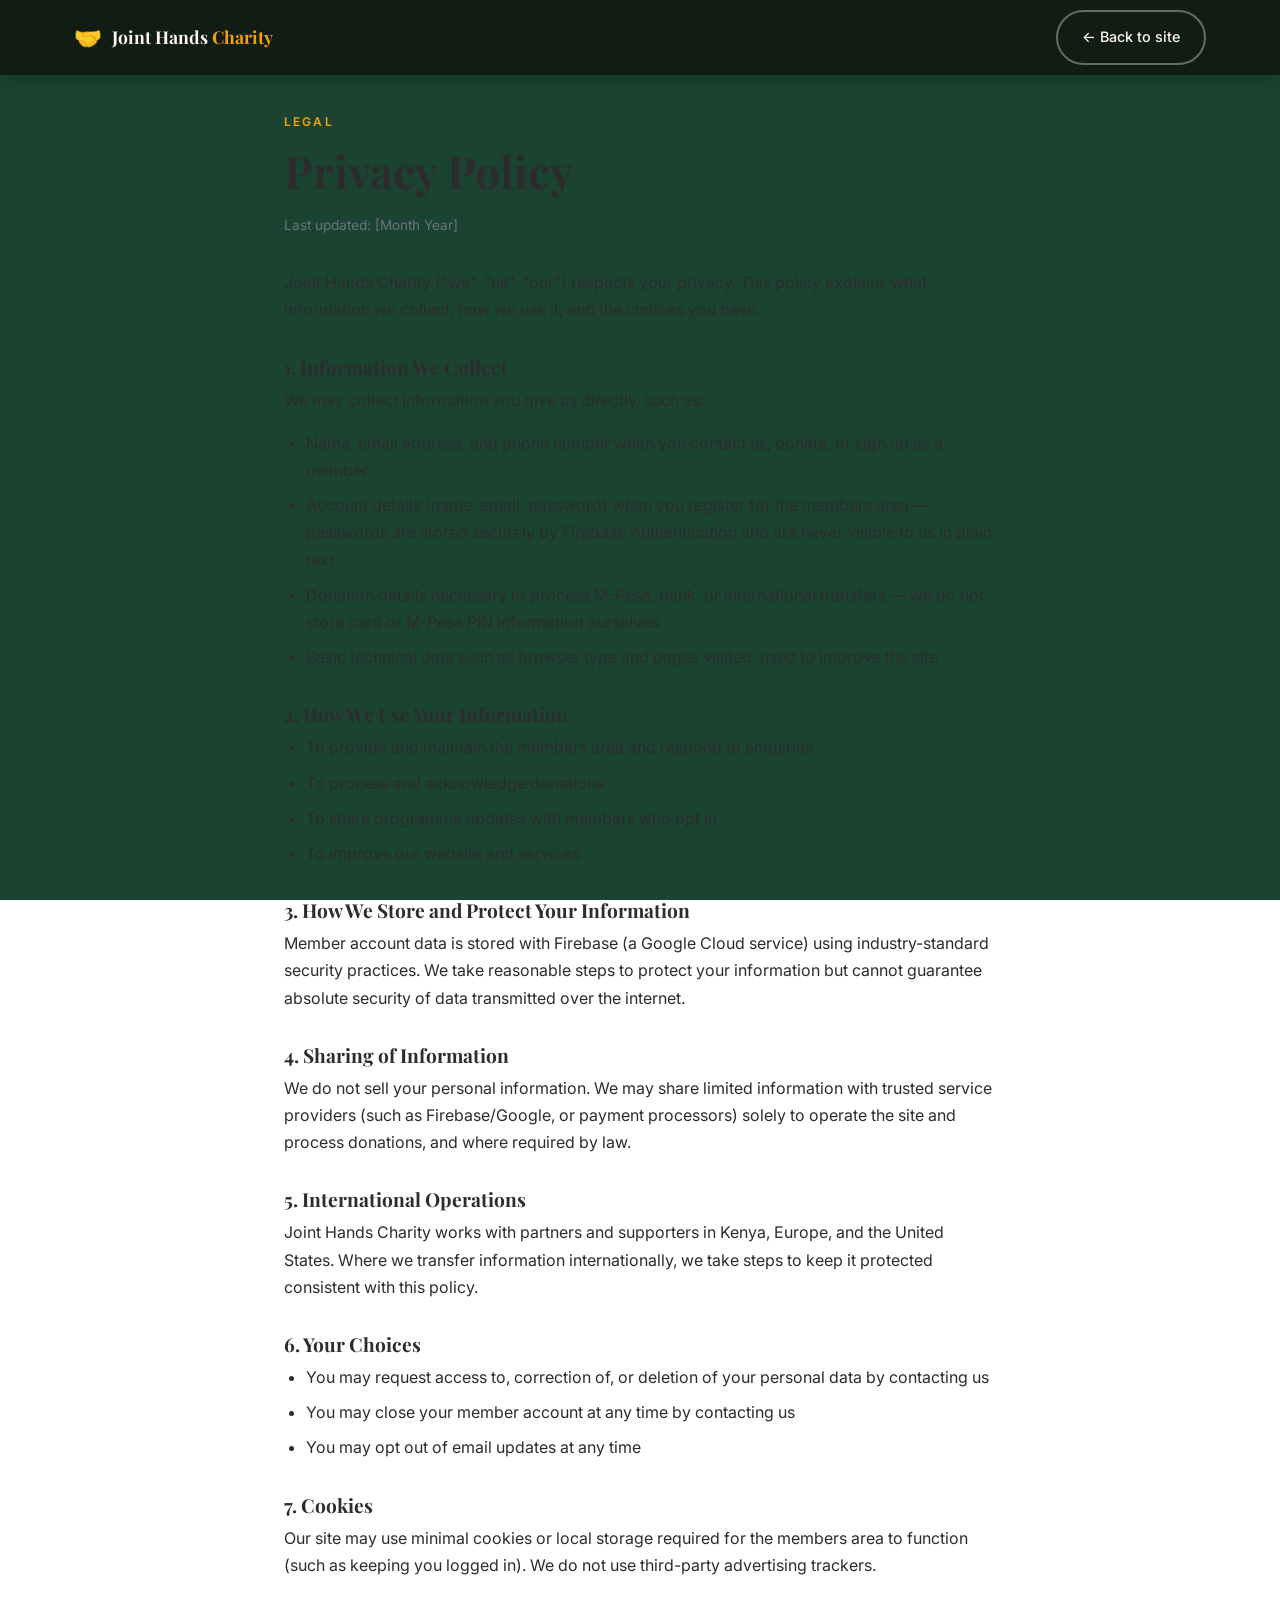
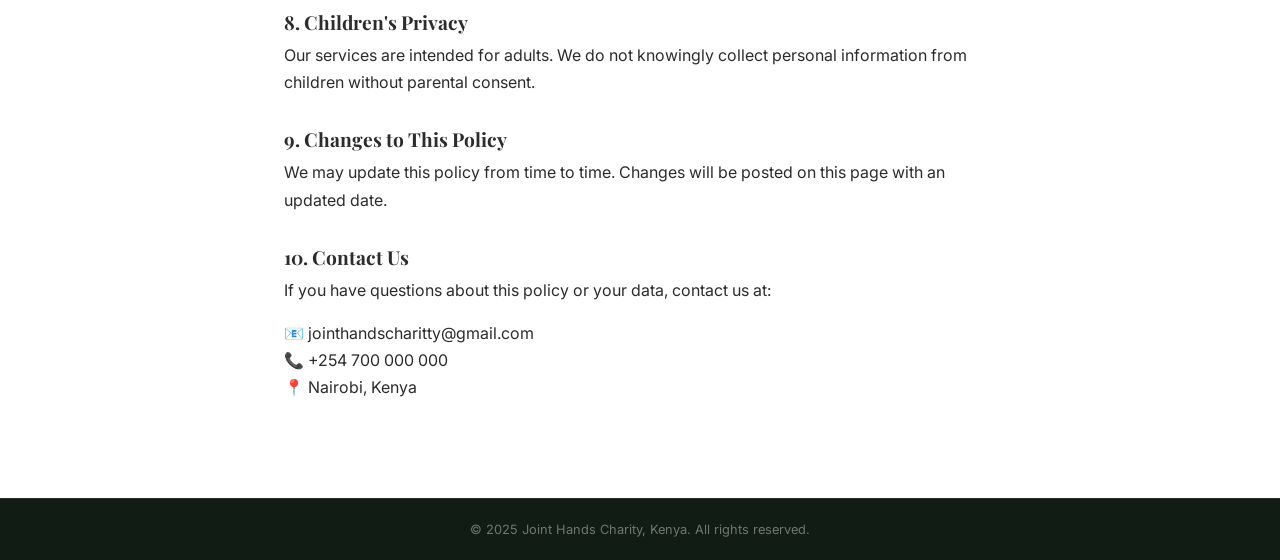
<file: privacy.html>
<!DOCTYPE html>
<html lang="en">
<head>
  <meta charset="UTF-8" />
  <meta name="viewport" content="width=device-width, initial-scale=1.0"/>
  <title>Privacy Policy – Joint Hands Charity</title>
  <link rel="preconnect" href="https://fonts.googleapis.com"/>
  <link rel="preconnect" href="https://fonts.gstatic.com" crossorigin/>
  <link href="https://fonts.googleapis.com/css2?family=Playfair+Display:wght@400;700;900&family=Inter:wght@300;400;500;600&display=swap" rel="stylesheet"/>
  <link rel="stylesheet" href="style.css"/>
</head>
<body>

  <nav id="navbar" class="scrolled">
    <div class="nav-inner">
      <a href="index.html" class="logo">
        <span class="logo-icon">🤝</span>
        <span class="logo-text">Joint Hands <em>Charity</em></span>
      </a>
      <a href="index.html" class="btn-ghost">← Back to site</a>
    </div>
  </nav>

  <section class="section-pad legal-section">
    <div class="container narrow">
      <p class="section-eyebrow">Legal</p>
      <h2>Privacy Policy</h2>
      <p class="legal-updated">Last updated: <!-- UPDATE-DATE -->[Month Year]</p>

      <p>Joint Hands Charity ("we", "us", "our") respects your privacy. This policy explains what information we collect, how we use it, and the choices you have.</p>

      <h3>1. Information We Collect</h3>
      <p>We may collect information you give us directly, such as:</p>
      <ul class="legal-list">
        <li>Name, email address, and phone number when you contact us, donate, or sign up as a member</li>
        <li>Account details (name, email, password) when you register for the members area — passwords are stored securely by Firebase Authentication and are never visible to us in plain text</li>
        <li>Donation details necessary to process M-Pesa, bank, or international transfers — we do not store card or M-Pesa PIN information ourselves</li>
        <li>Basic technical data such as browser type and pages visited, used to improve the site</li>
      </ul>

      <h3>2. How We Use Your Information</h3>
      <ul class="legal-list">
        <li>To provide and maintain the members area and respond to enquiries</li>
        <li>To process and acknowledge donations</li>
        <li>To share programme updates with members who opt in</li>
        <li>To improve our website and services</li>
      </ul>

      <h3>3. How We Store and Protect Your Information</h3>
      <p>Member account data is stored with Firebase (a Google Cloud service) using industry-standard security practices. We take reasonable steps to protect your information but cannot guarantee absolute security of data transmitted over the internet.</p>

      <h3>4. Sharing of Information</h3>
      <p>We do not sell your personal information. We may share limited information with trusted service providers (such as Firebase/Google, or payment processors) solely to operate the site and process donations, and where required by law.</p>

      <h3>5. International Operations</h3>
      <p>Joint Hands Charity works with partners and supporters in Kenya, Europe, and the United States. Where we transfer information internationally, we take steps to keep it protected consistent with this policy.</p>

      <h3>6. Your Choices</h3>
      <ul class="legal-list">
        <li>You may request access to, correction of, or deletion of your personal data by contacting us</li>
        <li>You may close your member account at any time by contacting us</li>
        <li>You may opt out of email updates at any time</li>
      </ul>

      <h3>7. Cookies</h3>
      <p>Our site may use minimal cookies or local storage required for the members area to function (such as keeping you logged in). We do not use third-party advertising trackers.</p>

      <h3>8. Children's Privacy</h3>
      <p>Our services are intended for adults. We do not knowingly collect personal information from children without parental consent.</p>

      <h3>9. Changes to This Policy</h3>
      <p>We may update this policy from time to time. Changes will be posted on this page with an updated date.</p>

      <h3>10. Contact Us</h3>
      <p>If you have questions about this policy or your data, contact us at:</p>
      <p>
        📧 jointhandscharitty@gmail.com<br/>
        📞 <!-- UPDATE-PHONE -->+254 700 000 000<br/>
        📍 Nairobi, Kenya
      </p>
    </div>
  </section>

  <footer class="footer">
    <div class="footer-bottom">
      <p>© 2025 Joint Hands Charity, Kenya. All rights reserved.</p>
    </div>
  </footer>

</body>
</html>
</file>
<file: style.css>
/* ═══════════════════════════════════════
   JOINT HANDS CHARITY — style.css
   Palette:
     --green:  #1B4332  (deep savanna)
     --earth:  #A0522D  (warm earth)
     --gold:   #F4A200  (Kenyan sun)
     --cream:  #FDF6EC  (soft ground)
     --dark:   #111C15  (near-black)
     --text:   #2C2C2C
═══════════════════════════════════════ */
 
/* ── RESET & BASE ── */
*, *::before, *::after { box-sizing: border-box; margin: 0; padding: 0; }
 
:root {
  --green:   #1B4332;
  --green-mid: #2D6A4F;
  --earth:   #A0522D;
  --gold:    #F4A200;
  --cream:   #FDF6EC;
  --dark:    #111C15;
  --text:    #2C2C2C;
  --text-light: #6B7280;
  --white:   #FFFFFF;
  --radius:  12px;
  --shadow:  0 8px 40px rgba(0,0,0,0.10);
  --transition: 0.3s ease;
}
 
html { scroll-behavior: smooth; }
 
body {
  font-family: 'Inter', sans-serif;
  color: var(--text);
  background: var(--white);
  line-height: 1.7;
  overflow-x: hidden;
}
 
h1, h2, h3, h4 {
  font-family: 'Playfair Display', serif;
  line-height: 1.2;
}
 
h2 { font-size: clamp(1.8rem, 4vw, 2.8rem); font-weight: 700; margin-bottom: 1rem; }
h3 { font-size: 1.2rem; font-weight: 700; margin-bottom: 0.5rem; }
p  { color: var(--text); margin-bottom: 1rem; }
 
a { text-decoration: none; color: inherit; }
ul { list-style: none; }
img { display: block; width: 100%; height: 100%; object-fit: cover; }
 
/* ── UTILITIES ── */
.container { max-width: 1180px; margin: 0 auto; padding: 0 1.5rem; }
.narrow    { max-width: 760px; }
.section-pad { padding: 5rem 1.5rem; }
.bg-cream  { background: var(--cream); }
.bg-dark   { background: var(--dark); }
.center    { text-align: center; }
.light     { color: var(--cream) !important; }
 
.section-eyebrow {
  font-family: 'Inter', sans-serif;
  font-size: 0.75rem;
  font-weight: 600;
  letter-spacing: 0.18em;
  text-transform: uppercase;
  color: var(--gold);
  margin-bottom: 0.75rem;
}
.section-eyebrow.center { display: block; }
.section-desc { color: var(--text-light); max-width: 520px; margin: 0 auto 2.5rem; }
 
/* ── BUTTONS ── */
.btn-primary {
  display: inline-block;
  background: var(--gold);
  color: var(--dark);
  font-family: 'Inter', sans-serif;
  font-weight: 600;
  font-size: 0.9rem;
  padding: 0.85rem 2rem;
  border-radius: 50px;
  transition: var(--transition);
  letter-spacing: 0.02em;
}
.btn-primary:hover { background: #d98f00; transform: translateY(-2px); box-shadow: 0 6px 20px rgba(244,162,0,0.35); }
 
.btn-ghost {
  display: inline-block;
  color: var(--cream);
  font-family: 'Inter', sans-serif;
  font-weight: 500;
  font-size: 0.9rem;
  padding: 0.85rem 1.5rem;
  border: 2px solid rgba(255,255,255,0.35);
  border-radius: 50px;
  transition: var(--transition);
}
.btn-ghost:hover { border-color: var(--gold); color: var(--gold); }
 
.full-width { width: 100%; text-align: center; margin-top: 1.5rem; padding: 1rem; }
 
/* ── NAVBAR ── */
#navbar {
  position: fixed;
  top: 0; left: 0; right: 0;
  z-index: 1000;
  padding: 1rem 0;
  transition: background 0.4s, box-shadow 0.4s;
}
#navbar.scrolled {
  background: var(--dark);
  box-shadow: 0 2px 20px rgba(0,0,0,0.25);
  padding: 0.6rem 0;
}
 
.nav-inner {
  max-width: 1180px;
  margin: 0 auto;
  padding: 0 1.5rem;
  display: flex;
  align-items: center;
  justify-content: space-between;
}
 
.logo {
  display: flex;
  align-items: center;
  gap: 0.6rem;
  color: var(--cream);
}
.logo-icon { font-size: 1.4rem; }
.logo-text {
  font-family: 'Playfair Display', serif;
  font-size: 1.1rem;
  font-weight: 700;
  color: var(--cream);
}
.logo-text em { color: var(--gold); font-style: normal; }
 
.nav-links {
  display: flex;
  align-items: center;
  gap: 2rem;
}
.nav-links a {
  color: rgba(255,255,255,0.85);
  font-size: 0.88rem;
  font-weight: 500;
  transition: color 0.2s;
}
.nav-links a:hover { color: var(--gold); }
 
.nav-cta {
  background: var(--gold) !important;
  color: var(--dark) !important;
  padding: 0.55rem 1.4rem;
  border-radius: 50px;
  font-weight: 600 !important;
}
.nav-cta:hover { background: #d98f00 !important; color: var(--dark) !important; }
 
.hamburger {
  display: none;
  flex-direction: column;
  gap: 5px;
  background: none;
  border: none;
  cursor: pointer;
  padding: 4px;
}
.hamburger span {
  display: block;
  width: 24px; height: 2px;
  background: var(--cream);
  border-radius: 2px;
  transition: var(--transition);
}
 
/* ── HERO ── */
.hero {
  min-height: 100vh;
  background: var(--green);
  display: grid;
  grid-template-columns: 1fr 1fr;
  align-items: center;
  position: relative;
  overflow: hidden;
  padding: 7rem 1.5rem 4rem;
  max-width: 1180px;
  margin: 0 auto;
  gap: 3rem;
}
 
/* Full-bleed green background behind hero */
body::before {
  content: '';
  position: fixed;
  top: 0; left: 0;
  width: 100%; height: 100vh;
  background: var(--green);
  z-index: -1;
}
 
.hero-diagonal {
  position: absolute;
  bottom: -2px; right: -2px;
  width: 55%;
  height: 100%;
  background: var(--dark);
  clip-path: polygon(20% 0%, 100% 0%, 100% 100%, 0% 100%);
  z-index: 0;
}
 
.hero-content {
  position: relative;
  z-index: 2;
  padding: 2rem 0;
}
 
.hero-eyebrow {
  color: var(--gold);
  font-size: 0.75rem;
  font-weight: 600;
  letter-spacing: 0.18em;
  text-transform: uppercase;
  margin-bottom: 1.25rem;
}
 
.hero-headline {
  font-family: 'Playfair Display', serif;
  font-size: clamp(3rem, 7vw, 5.5rem);
  font-weight: 900;
  color: var(--cream);
  line-height: 1.0;
  margin-bottom: 1.5rem;
}
.accent-word {
  color: var(--gold);
  display: block;
}
 
.hero-sub {
  color: rgba(253,246,236,0.75);
  font-size: 1.05rem;
  max-width: 400px;
  margin-bottom: 2.5rem;
  line-height: 1.8;
}
 
.hero-actions {
  display: flex;
  gap: 1rem;
  flex-wrap: wrap;
}
 
.hero-image-block {
  position: relative;
  z-index: 2;
  height: 500px;
  border-radius: 16px;
  overflow: hidden;
  box-shadow: var(--shadow);
  background: var(--green-mid);
}
 
.hero-image-block img {
  width: 100%;
  height: 100%;
  object-fit: cover;
}
 
.hero-badge {
  position: absolute;
  bottom: 1.5rem;
  left: 1.5rem;
  background: var(--gold);
  border-radius: 12px;
  padding: 0.9rem 1.4rem;
  text-align: center;
  box-shadow: 0 4px 20px rgba(0,0,0,0.2);
}
.badge-number {
  display: block;
  font-family: 'Playfair Display', serif;
  font-size: 2rem;
  font-weight: 900;
  color: var(--dark);
  line-height: 1;
}
.badge-number::after { content: '+'; }
.badge-label {
  font-size: 0.72rem;
  font-weight: 600;
  color: var(--dark);
  letter-spacing: 0.08em;
  text-transform: uppercase;
}
 
/* ── ABOUT ── */
.about.section-pad { padding: 6rem 1.5rem; background: var(--white); }
.two-col {
  display: grid;
  grid-template-columns: 1fr 1fr;
  gap: 4rem;
  align-items: center;
}
 
.about-text h2 { margin-bottom: 1.25rem; }
.about-text p { color: var(--text-light); margin-bottom: 1rem; }
.about-text .btn-primary { margin-top: 0.5rem; }
 
.about-image {
  position: relative;
  height: 420px;
  border-radius: var(--radius);
  overflow: hidden;
  background: #c8a97a;
}
.about-caption {
  position: absolute;
  bottom: 0; left: 0; right: 0;
  background: linear-gradient(0deg, rgba(0,0,0,0.65) 0%, transparent 100%);
  color: var(--cream);
  font-style: italic;
  font-size: 0.9rem;
  padding: 2rem 1.5rem 1.2rem;
}
 
/* ── SERVICES ── */
.services.section-pad { padding: 6rem 1.5rem; }
.services h2 { margin-bottom: 3rem; }
 
.services-grid {
  display: grid;
  grid-template-columns: repeat(3, 1fr);
  gap: 1.5rem;
}
 
.service-card {
  background: var(--white);
  border-radius: var(--radius);
  padding: 2rem 1.75rem;
  box-shadow: var(--shadow);
  transition: transform 0.25s, box-shadow 0.25s;
  border-top: 4px solid transparent;
}
.service-card:hover {
  transform: translateY(-6px);
  box-shadow: 0 16px 48px rgba(0,0,0,0.12);
  border-top-color: var(--gold);
}
 
.service-icon { font-size: 2.2rem; margin-bottom: 1rem; }
.service-card h3 { color: var(--green); }
.service-card p  { color: var(--text-light); font-size: 0.9rem; margin: 0; }
 
/* ── GALLERY ── */
.gallery.section-pad { padding: 6rem 1.5rem; }
.gallery h2 { margin-bottom: 0.5rem; }
 
.photo-grid {
  display: grid;
  grid-template-columns: repeat(3, 1fr);
  grid-template-rows: auto auto;
  gap: 1rem;
  margin-bottom: 2rem;
}
 
.photo-item {
  position: relative;
  border-radius: var(--radius);
  overflow: hidden;
  height: 220px;
  background: #c8d5cb;
  cursor: pointer;
}
.photo-item.tall { grid-row: span 2; height: auto; min-height: 460px; }
.photo-item.wide { grid-column: span 2; }
 
.photo-item img { transition: transform 0.4s ease; }
.photo-item:hover img { transform: scale(1.05); }
 
/* Placeholder when image fails */
.photo-item.placeholder { background: linear-gradient(135deg, var(--green-mid), var(--green)); }
.photo-item.placeholder::after {
  content: '📷';
  position: absolute;
  top: 50%; left: 50%;
  transform: translate(-50%, -50%);
  font-size: 2.5rem;
  opacity: 0.4;
}
 
.photo-overlay {
  position: absolute;
  inset: 0;
  background: linear-gradient(0deg, rgba(27,67,50,0.75) 0%, transparent 60%);
  opacity: 0;
  transition: opacity 0.3s;
  display: flex;
  align-items: flex-end;
  padding: 1.2rem;
}
.photo-item:hover .photo-overlay { opacity: 1; }
.photo-overlay span {
  color: var(--cream);
  font-size: 0.85rem;
  font-weight: 600;
  letter-spacing: 0.05em;
}
 
.gallery-note {
  color: var(--text-light);
  font-size: 0.88rem;
  margin: 0;
}
 
/* ── IMPACT ── */
.impact.section-pad { padding: 6rem 1.5rem; }
.impact h2 { color: var(--cream); margin-bottom: 3rem; }
 
.impact-grid {
  display: grid;
  grid-template-columns: repeat(4, 1fr);
  gap: 2rem;
  text-align: center;
}
 
.impact-item { padding: 1.5rem; }
.impact-number {
  display: block;
  font-family: 'Playfair Display', serif;
  font-size: clamp(2.5rem, 5vw, 4rem);
  font-weight: 900;
  color: var(--gold);
  line-height: 1;
  margin-bottom: 0.5rem;
}
.impact-number::after { content: '+'; }
.impact-label {
  color: rgba(253,246,236,0.7);
  font-size: 0.85rem;
  font-weight: 500;
  letter-spacing: 0.05em;
  text-transform: uppercase;
}
 
/* ── TESTIMONIAL ── */
.testimonial.section-pad { padding: 6rem 1.5rem; }
.quote-block {
  text-align: center;
  padding: 3rem;
}
.quote-mark {
  font-family: 'Playfair Display', serif;
  font-size: 6rem;
  color: var(--gold);
  line-height: 0.5;
  margin-bottom: 1.5rem;
  opacity: 0.6;
}
.quote-text {
  font-family: 'Playfair Display', serif;
  font-size: clamp(1.1rem, 2.5vw, 1.5rem);
  font-style: italic;
  color: var(--text);
  line-height: 1.7;
  margin-bottom: 2rem;
}
.quote-author strong { display: block; font-family: 'Inter', sans-serif; font-size: 0.95rem; color: var(--green); }
.quote-author span   { font-size: 0.8rem; color: var(--text-light); }
 
/* ── DONATE ── */
.donate.section-pad { padding: 6rem 1.5rem; background: var(--white); }
.donate-inner {
  display: grid;
  grid-template-columns: 1fr 1fr;
  gap: 4rem;
  align-items: start;
}
 
.donate-text h2 { margin-bottom: 1rem; }
.donate-text p  { color: var(--text-light); margin-bottom: 1.5rem; }
 
.donate-impact-list { margin: 0; }
.donate-impact-list li {
  padding: 0.6rem 0;
  border-bottom: 1px solid #e5e7eb;
  font-size: 0.92rem;
  color: var(--text-light);
}
.donate-amount {
  font-family: 'Playfair Display', serif;
  font-weight: 700;
  color: var(--green);
  font-size: 1rem;
  margin-right: 0.5rem;
}
 
.donate-card {
  background: var(--cream);
  border-radius: 16px;
  padding: 2.5rem;
  box-shadow: var(--shadow);
}
.donate-card h3 {
  font-size: 1.4rem;
  margin-bottom: 1.5rem;
  color: var(--green);
}
 
.donate-method {
  display: flex;
  gap: 1rem;
  align-items: flex-start;
  padding: 1.2rem 0;
  border-bottom: 1px solid rgba(0,0,0,0.07);
}
.donate-method:last-of-type { border-bottom: none; }
.method-icon { font-size: 1.8rem; flex-shrink: 0; margin-top: 2px; }
.donate-method strong { display: block; color: var(--green); margin-bottom: 0.25rem; font-size: 0.95rem; }
.donate-method p { font-size: 0.85rem; color: var(--text-light); margin: 0; line-height: 1.6; }
.highlight { color: var(--earth); font-weight: 600; }
 
/* ── FOOTER ── */
.footer { background: var(--dark); color: rgba(255,255,255,0.65); }
.footer-inner {
  display: grid;
  grid-template-columns: 2fr 1fr 1.5fr;
  gap: 3rem;
  padding: 4rem 1.5rem;
}
 
.footer-logo { color: var(--cream) !important; font-size: 1.1rem; margin-bottom: 0.75rem; }
.footer-brand p { font-size: 0.85rem; line-height: 1.8; }
 
.footer-links h4,
.footer-contact h4 {
  font-family: 'Inter', sans-serif;
  font-size: 0.75rem;
  font-weight: 600;
  letter-spacing: 0.15em;
  text-transform: uppercase;
  color: var(--gold);
  margin-bottom: 1.25rem;
}
.footer-links ul li { margin-bottom: 0.6rem; }
.footer-links a { font-size: 0.88rem; transition: color 0.2s; }
.footer-links a:hover { color: var(--gold); }
 
.footer-contact p { font-size: 0.88rem; margin-bottom: 0.5rem; }
 
.social-links {
  display: flex;
  gap: 0.6rem;
  margin-top: 1rem;
}
.social-links a {
  display: inline-flex;
  align-items: center;
  justify-content: center;
  width: 36px; height: 36px;
  border-radius: 50%;
  border: 1px solid rgba(255,255,255,0.2);
  font-size: 0.7rem;
  font-weight: 700;
  transition: var(--transition);
}
.social-links a:hover { background: var(--gold); border-color: var(--gold); color: var(--dark); }
 
.footer-bottom {
  border-top: 1px solid rgba(255,255,255,0.08);
  text-align: center;
  padding: 1.25rem 1.5rem;
}
.footer-bottom p { font-size: 0.8rem; margin: 0; color: rgba(255,255,255,0.4); }
 
/* ── PHOTO GRID SLIDESHOW ── */
.grid-tile {
  position: relative;
  height: 260px;
  border-radius: var(--radius);
  overflow: hidden;
  box-shadow: var(--shadow);
  background: linear-gradient(135deg, var(--green-mid), var(--green));
}
.tile-layer {
  position: absolute;
  inset: 0;
  width: 100%;
  height: 100%;
  object-fit: cover;
  opacity: 0;
  transition: opacity 1.2s ease;
}
.tile-layer.active { opacity: 1; }
.grid-tile .photo-overlay {
  position: absolute;
  left: 0; right: 0; bottom: 0;
  padding: 1rem 1.1rem;
  background: linear-gradient(to top, rgba(0,0,0,0.6), transparent);
  opacity: 1;
  z-index: 2;
}
.grid-tile .photo-overlay span { color: var(--white); font-weight: 600; font-size: 0.9rem; }
.grid-tile.placeholder .tile-layer { display: none; }

/* ── IMPACT METERS ── */
.meter-grid {
  display: grid;
  grid-template-columns: repeat(3, 1fr);
  gap: 1.5rem;
  margin-top: 2.5rem;
}
.meter-card {
  background: var(--white);
  border-radius: var(--radius);
  box-shadow: var(--shadow);
  padding: 2rem 1.5rem;
  text-align: center;
}
.meter-icon { font-size: 2.2rem; margin-bottom: 0.5rem; }
.meter-card h3 { margin-bottom: 0.75rem; }
.meter-number {
  display: block;
  font-family: 'Playfair Display', serif;
  font-size: 2.4rem;
  font-weight: 700;
  color: var(--green);
}
.meter-unit {
  display: block;
  font-size: 0.85rem;
  color: var(--text-light);
  margin-bottom: 1.25rem;
}
.meter-bar {
  width: 100%;
  height: 10px;
  border-radius: 6px;
  background: var(--cream);
  overflow: hidden;
  margin-bottom: 0.6rem;
}
.meter-fill {
  width: 0%;
  height: 100%;
  border-radius: 6px;
  background: linear-gradient(90deg, var(--gold), var(--earth));
  transition: width 1.6s cubic-bezier(0.22, 1, 0.36, 1);
}
.meter-percent { display: block; font-size: 0.8rem; color: var(--text-light); }

/* ── GLOBAL REACH ── */
.global-grid {
  display: grid;
  grid-template-columns: 1fr 1fr;
  gap: 1.5rem;
  margin-top: 2.5rem;
}
.global-item {
  position: relative;
  height: 320px;
  border-radius: var(--radius);
  overflow: hidden;
  box-shadow: var(--shadow);
}
.global-item.placeholder { background: linear-gradient(135deg, var(--earth), var(--green)); }
.global-caption {
  position: absolute;
  left: 0; right: 0; bottom: 0;
  padding: 1.25rem 1.5rem;
  background: linear-gradient(to top, rgba(0,0,0,0.75), transparent);
  color: var(--white);
}
.global-caption h3 { color: var(--white); margin-bottom: 0.25rem; }
.global-caption p { color: rgba(255,255,255,0.85); margin: 0; font-size: 0.9rem; }

/* ── AUTH PAGES (login / dashboard) ── */
.auth-body { background: var(--cream); }
.auth-section {
  min-height: calc(100vh - 72px);
  display: flex;
  align-items: center;
  justify-content: center;
  padding: 6rem 1.5rem 3rem;
}
.auth-card {
  width: 100%;
  max-width: 420px;
  background: var(--white);
  border-radius: var(--radius);
  box-shadow: var(--shadow);
  padding: 2.5rem 2rem;
}
.auth-sub { color: var(--text-light); margin-bottom: 1.5rem; }
.auth-error {
  background: #FDECEA;
  color: #B3261E;
  border-radius: 8px;
  padding: 0.75rem 1rem;
  font-size: 0.9rem;
  margin-bottom: 1rem;
}
.auth-form { display: flex; flex-direction: column; gap: 1rem; }
.auth-form label {
  display: flex;
  flex-direction: column;
  gap: 0.4rem;
  font-size: 0.9rem;
  font-weight: 500;
  color: var(--text);
}
.auth-form input {
  padding: 0.7rem 0.9rem;
  border: 1px solid #E0DED8;
  border-radius: 8px;
  font-family: 'Inter', sans-serif;
  font-size: 1rem;
}
.auth-form input:focus { outline: 2px solid var(--gold); outline-offset: 1px; }
.auth-toggle { margin-top: 1.25rem; font-size: 0.9rem; color: var(--text-light); }
.auth-toggle a { color: var(--gold); font-weight: 600; }
.auth-back {
  display: block;
  text-align: center;
  margin-top: 1.5rem;
  font-size: 0.9rem;
  color: var(--text-light);
}

/* ── MEMBER DASHBOARD ── */
.dashboard-grid {
  display: grid;
  grid-template-columns: repeat(3, 1fr);
  gap: 1.25rem;
  margin-top: 2rem;
}
.dashboard-item {
  background: var(--cream);
  border-radius: var(--radius);
  padding: 1.5rem;
}
.dashboard-item h3 { font-size: 1rem; }
.dashboard-item p { font-size: 0.9rem; color: var(--text-light); margin: 0; }
#dashboardCard { max-width: 720px; }

/* ── LEGAL PAGES (privacy policy) ── */
.legal-section { padding-top: 7rem; }
.legal-updated { color: var(--text-light); font-size: 0.85rem; margin-bottom: 2rem; }
.legal-section h3 { margin-top: 2rem; }
.legal-list { list-style: disc; padding-left: 1.4rem; }
.legal-list li { margin-bottom: 0.5rem; }

/* ── RESPONSIVE ── */
@media (max-width: 960px) {
  .hero {
    grid-template-columns: 1fr;
    text-align: center;
    padding: 6rem 1.5rem 3rem;
    gap: 2rem;
  }
  .hero-diagonal { display: none; }
  .hero-sub { max-width: 100%; }
  .hero-actions { justify-content: center; }
  .hero-image-block { height: 320px; }
 
  .two-col         { grid-template-columns: 1fr; gap: 2.5rem; }
  .about-image     { height: 320px; }
  .services-grid   { grid-template-columns: repeat(2, 1fr); }
  .impact-grid     { grid-template-columns: repeat(2, 1fr); }
  .donate-inner    { grid-template-columns: 1fr; }
  .footer-inner    { grid-template-columns: 1fr 1fr; }
  .photo-grid      { grid-template-columns: 1fr 1fr; }
  .photo-item.tall { min-height: 300px; }
  .grid-tile       { height: 220px; }
  .global-grid     { grid-template-columns: 1fr; }
  .dashboard-grid  { grid-template-columns: 1fr 1fr; }
  .meter-grid      { grid-template-columns: 1fr; }
}
 
@media (max-width: 640px) {
  .section-pad { padding: 4rem 1rem; }
  .services-grid { grid-template-columns: 1fr; }
  .impact-grid   { grid-template-columns: repeat(2, 1fr); }
  .photo-grid    { grid-template-columns: 1fr 1fr; }
  .grid-tile     { height: 180px; }
  .footer-inner  { grid-template-columns: 1fr; gap: 2rem; }
  .donate-card   { padding: 1.5rem; }
  .dashboard-grid { grid-template-columns: 1fr; }
  .auth-card     { padding: 2rem 1.25rem; }
 
  /* Hamburger */
  .hamburger { display: flex; }
  .nav-links {
    display: none;
    position: fixed;
    top: 0; left: 0; right: 0; bottom: 0;
    background: var(--dark);
    flex-direction: column;
    justify-content: center;
    align-items: center;
    gap: 2rem;
    z-index: 999;
  }
  .nav-links.open { display: flex; }
  .nav-links a { font-size: 1.2rem; }
}
 
@media (prefers-reduced-motion: reduce) {
  *, *::before, *::after { transition: none !important; animation: none !important; }
}
</file>
